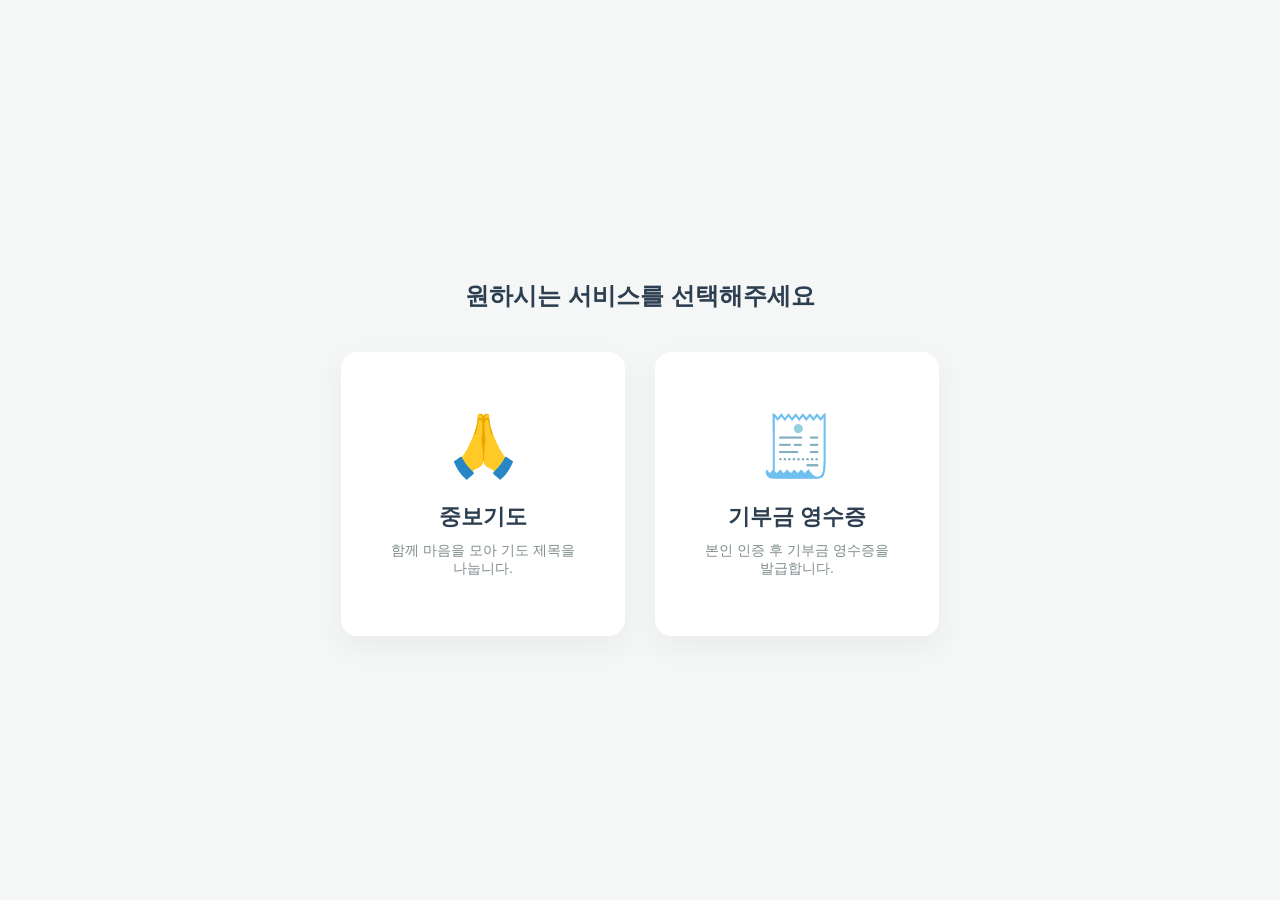
<file: src/main/resources/static/index.html>
<!DOCTYPE html>
<html lang="ko">
<head>
    <meta charset="UTF-8">
    <meta name="viewport" content="width=device-width, initial-scale=1.0">
    <title>서비스 선택</title>
    <style>
        body {
            font-family: 'Malgun Gothic', '맑은 고딕', sans-serif;
            background-color: #f4f7f6; /* 기존 화면들과 통일된 배경색 */
            margin: 0;
            display: flex;
            flex-direction: column;
            justify-content: center;
            align-items: center;
            height: 100vh; /* 화면 전체 높이 사용 */
        }

        .main-title {
            color: #2c3e50;
            margin-bottom: 40px;
            font-size: 24px;
            text-align: center;
        }

        .card-container {
            display: flex;
            gap: 30px; /* 박스 사이 간격 */
            flex-wrap: wrap;
            justify-content: center;
        }

        /* 큰 사각형 버튼 스타일 */
        .service-card {
            background-color: white;
            width: 280px;
            height: 280px;
            border-radius: 16px;
            box-shadow: 0 10px 30px rgba(0,0,0,0.05);
            display: flex;
            flex-direction: column;
            justify-content: center;
            align-items: center;
            text-decoration: none; /* 링크 밑줄 제거 */
            color: #333;
            transition: all 0.3s ease; /* 부드러운 애니메이션 효과 */
            border: 2px solid transparent;
        }

        /* 마우스 올렸을 때의 효과 */
        .service-card:hover {
            transform: translateY(-10px); /* 위로 살짝 떠오름 */
            box-shadow: 0 15px 40px rgba(0,0,0,0.1); /* 그림자 진해짐 */
            border-color: #3498db; /* 테두리 파란색 포인트 */
        }

        .icon {
            font-size: 60px; /* 아이콘 크기 */
            margin-bottom: 20px;
        }

        .title {
            font-size: 22px;
            font-weight: bold;
            color: #2c3e50;
            margin-bottom: 10px;
        }

        .desc {
            font-size: 14px;
            color: #7f8c8d;
            text-align: center;
            padding: 0 20px;
            word-break: keep-all;
        }

        /* 모바일 화면 대응 */
        @media (max-width: 650px) {
            .service-card {
                width: 100%;
                max-width: 320px;
                height: 200px;
            }
        }
    </style>
</head>
<body>

<h1 class="main-title">원하시는 서비스를 선택해주세요</h1>

<div class="card-container">
    <a href="/prayer-board" class="service-card">
        <div class="icon">🙏</div>
        <div class="title">중보기도</div>
        <div class="desc">함께 마음을 모아 기도 제목을 나눕니다.</div>
    </a>

    <a href="/CDRS.html" class="service-card">
        <div class="icon">🧾</div>
        <div class="title">기부금 영수증</div>
        <div class="desc">본인 인증 후 기부금 영수증을 발급합니다.</div>
    </a>
</div>

</body>
</html>
</file>
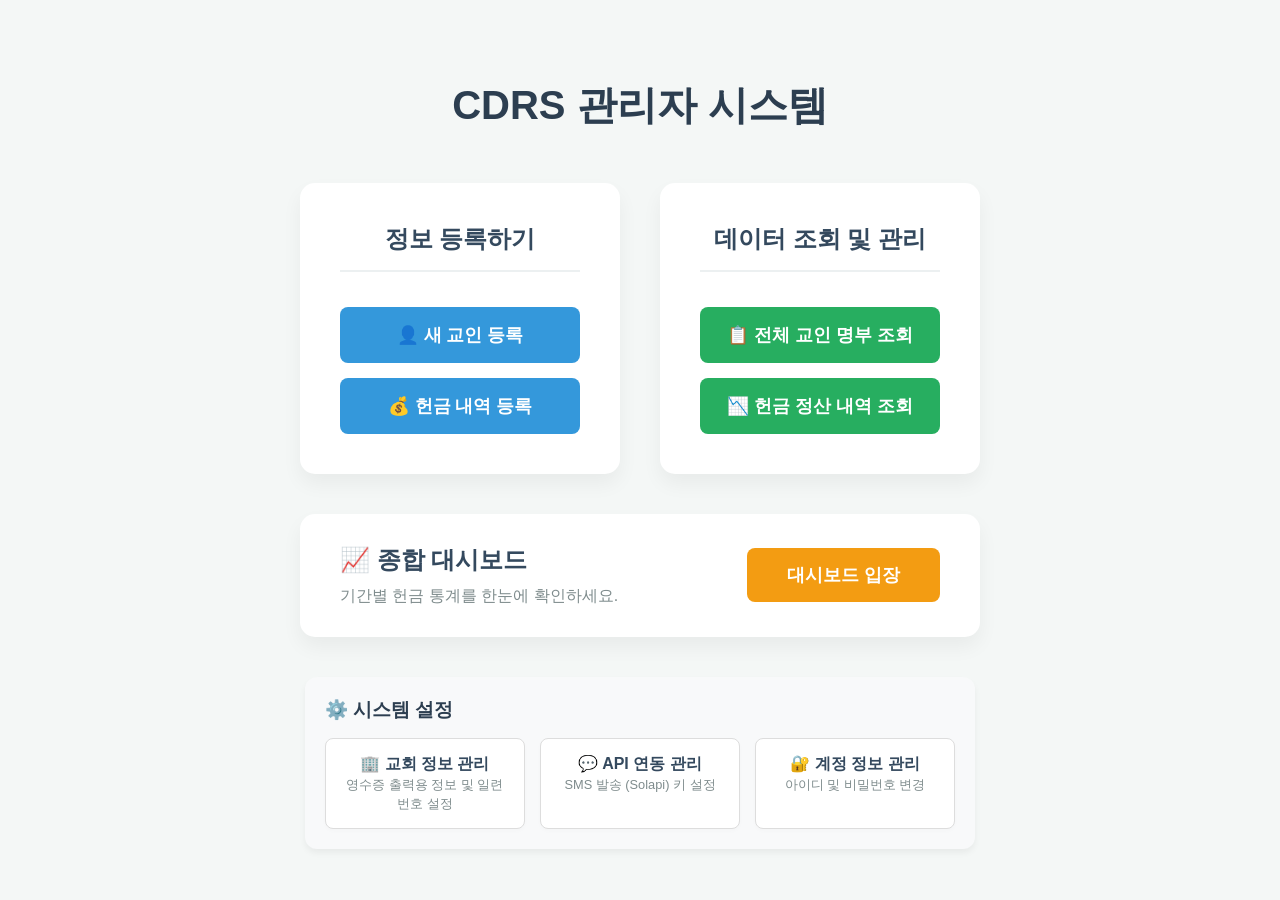
<file: src/main/resources/static/admin_main.html>
<!DOCTYPE html>
<html lang="ko">
<head>
    <meta charset="UTF-8">
    <meta name="viewport" content="width=device-width, initial-scale=1.0">
    <title>CDRS 관리자 메인화면</title>
    <style>
        body {
            font-family: 'Malgun Gothic', sans-serif;
            background-color: #f4f7f6;
            display: flex;
            flex-direction: column;
            align-items: center;
            justify-content: center;
            height: 100vh;
            margin: 0;
        }

        h1 {
            color: #2c3e50;
            margin-bottom: 50px;
            font-size: 2.5rem;
        }

        /* 전체 요소들을 묶어주는 래퍼 */
        .dashboard-wrapper {
            display: flex;
            flex-direction: column;
            align-items: center;
        }

        /* 윗부분: 두 개의 상자를 나란히 배치 */
        .top-container {
            display: flex;
            gap: 40px;
        }

        /* 기본 카드 (왼쪽/오른쪽) */
        .card {
            background: white;
            padding: 40px;
            border-radius: 15px;
            box-shadow: 0 10px 20px rgba(0,0,0,0.05);
            width: 320px;
            box-sizing: border-box;
            text-align: center;
            display: flex;
            flex-direction: column;
            gap: 15px;
        }

        .card h2 {
            margin-top: 0;
            margin-bottom: 20px;
            color: #34495e;
            border-bottom: 2px solid #ecf0f1;
            padding-bottom: 15px;
        }

        /* 아랫부분: 가로로 긴 대시보드 카드 */
        .card-full {
            background: white;
            padding: 30px 40px;
            border-radius: 15px;
            box-shadow: 0 10px 20px rgba(0,0,0,0.05);
            /* 위 카드 2개(320+320) + 여백(40) = 680px */
            width: 680px;
            box-sizing: border-box;
            margin-top: 40px;
            display: flex;
            justify-content: space-between;
            align-items: center;
        }

        .card-full-text h2 {
            margin: 0 0 10px 0;
            color: #34495e;
            border: none;
            padding: 0;
        }

        .card-full-text p {
            margin: 0;
            color: #7f8c8d;
        }

        /* 공통 버튼 스타일 */
        .btn {
            display: block;
            width: 100%;
            padding: 16px;
            color: white;
            text-decoration: none;
            border-radius: 8px;
            font-weight: bold;
            font-size: 1.1rem;
            box-sizing: border-box;
            transition: all 0.2s;
            text-align: center;
        }

        /* 버튼 색상 지정 */
        .btn-primary { background-color: #3498db; }
        .btn-primary:hover { background-color: #2980b9; transform: translateY(-2px); }

        .btn-success { background-color: #27ae60; }
        .btn-success:hover { background-color: #2ecc71; transform: translateY(-2px); }

        .btn-warning {
            background-color: #f39c12;
            width: auto; /* 이 버튼은 글자 길이에 맞춤 */
            padding: 15px 40px;
        }
        .btn-warning:hover { background-color: #e67e22; transform: translateY(-2px); }

    </style>
</head>
<body>

<h1>CDRS 관리자 시스템</h1>

<div class="dashboard-wrapper">

    <div class="top-container">
        <div class="card">
            <h2>정보 등록하기</h2>
            <a href="/admin_member.html" class="btn btn-primary">👤 새 교인 등록</a>
            <a href="/admin_donation.html" class="btn btn-primary">💰 헌금 내역 등록</a>
        </div>

        <div class="card">
            <h2>데이터 조회 및 관리</h2>
            <a href="/admin/members" class="btn btn-success">📋 전체 교인 명부 조회</a>
            <a href="/admin/donations" class="btn btn-success">📉 헌금 정산 내역 조회</a>
        </div>
    </div>

    <div class="card-full">
        <div class="card-full-text">
            <h2>📈 종합 대시보드</h2>
            <p>기간별 헌금 통계를 한눈에 확인하세요.</p>
        </div>
        <a href="/admin_dashboard.html" class="btn btn-warning">대시보드 입장</a>
    </div>

</div>
<div style="margin-top: 40px; padding: 20px; background-color: #f8f9fa; border-radius: 12px; box-shadow: 0 4px 6px rgba(0,0,0,0.05);">
    <h3 style="color: #2c3e50; margin-top: 0; margin-bottom: 15px;">⚙️ 시스템 설정</h3>

    <div style="display: flex; gap: 15px;">
        <!-- 교회 정보 설정 버튼 -->
        <a href="/admin/settings" style="flex: 1; text-align: center; background-color: white; border: 1px solid #ddd; padding: 15px; border-radius: 8px; text-decoration: none; color: #34495e; font-weight: bold; transition: all 0.2s; box-shadow: 0 2px 4px rgba(0,0,0,0.02);"
           onmouseover="this.style.borderColor='#3498db'; this.style.color='#3498db'"
           onmouseout="this.style.borderColor='#ddd'; this.style.color='#34495e'">
            🏢 교회 정보 관리<br>
            <span style="font-size: 0.8rem; color: #7f8c8d; font-weight: normal;">영수증 출력용 정보 및 일련번호 설정</span>
        </a>

        <!-- API 연동 설정 버튼 -->
        <a href="/admin/api-settings" style="flex: 1; text-align: center; background-color: white; border: 1px solid #ddd; padding: 15px; border-radius: 8px; text-decoration: none; color: #34495e; font-weight: bold; transition: all 0.2s; box-shadow: 0 2px 4px rgba(0,0,0,0.02);"
           onmouseover="this.style.borderColor='#8e44ad'; this.style.color='#8e44ad'"
           onmouseout="this.style.borderColor='#ddd'; this.style.color='#34495e'">
            💬 API 연동 관리<br>
            <span style="font-size: 0.8rem; color: #7f8c8d; font-weight: normal;">SMS 발송 (Solapi) 키 설정</span>
        </a>

        <a href="/admin/account" style="flex: 1; text-align: center; background-color: white; border: 1px solid #ddd; padding: 15px; border-radius: 8px; text-decoration: none; color: #34495e; font-weight: bold; transition: all 0.2s; box-shadow: 0 2px 4px rgba(0,0,0,0.02);"
           onmouseover="this.style.borderColor='#e74c3c'; this.style.color='#e74c3c'"
           onmouseout="this.style.borderColor='#ddd'; this.style.color='#34495e'">
            🔐 계정 정보 관리<br>
            <span style="font-size: 0.8rem; color: #7f8c8d; font-weight: normal;">아이디 및 비밀번호 변경</span>
        </a>
    </div>
</div>
</body>
</html>
</file>
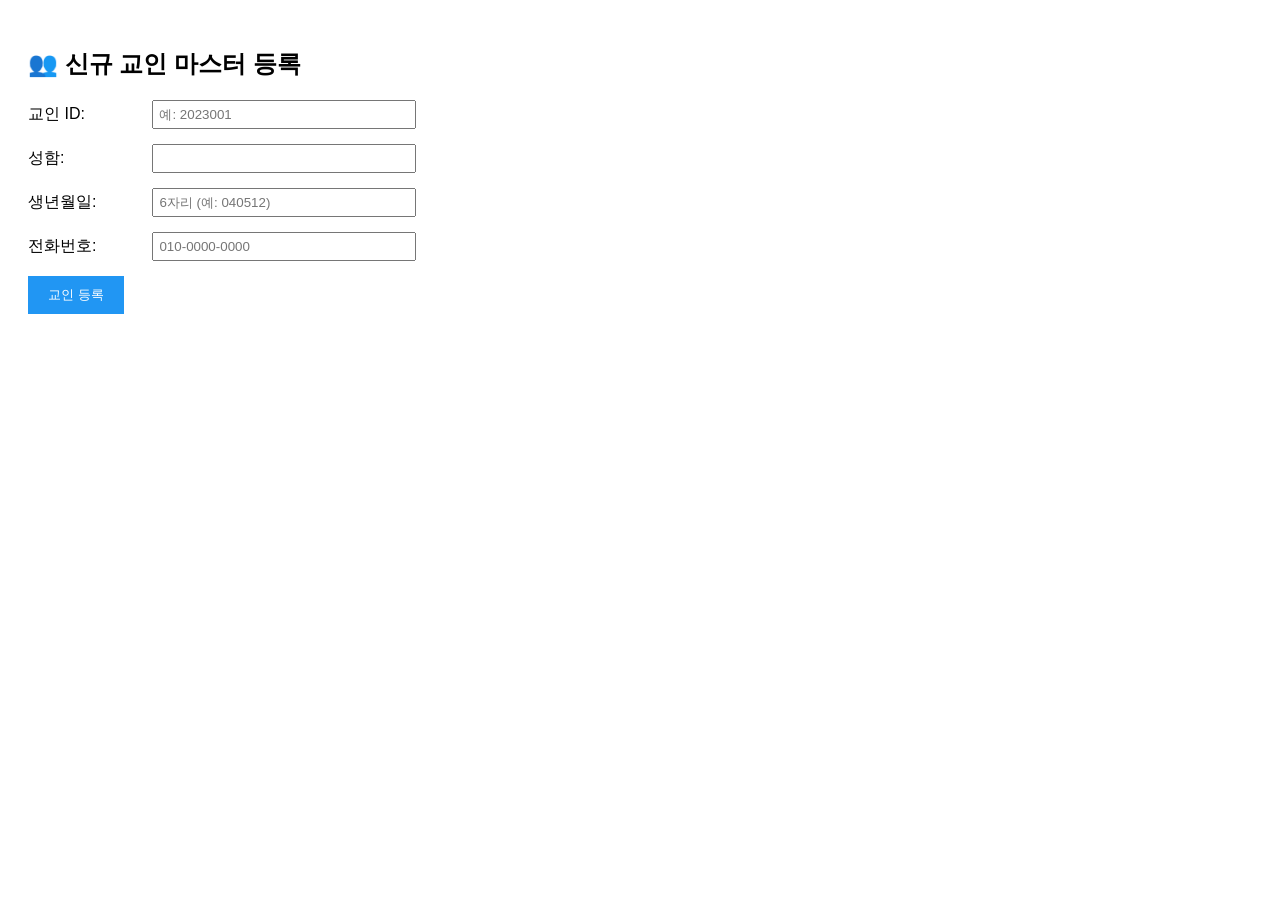
<file: src/main/resources/static/admin_member.html>
<!DOCTYPE html>
<html lang="ko">
<head>
    <meta charset="UTF-8">
    <title>CDRS - 교인 마스터 등록</title>
    <style>
        body { font-family: sans-serif; padding: 20px; }
        .form-group { margin-bottom: 15px; }
        label { display: inline-block; width: 120px; }
        input { padding: 5px; width: 250px; }
        button { padding: 10px 20px; background-color: #2196F3; color: white; border: none; cursor: pointer; }
    </style>
</head>
<body>
<h2>👥 신규 교인 마스터 등록</h2>
<div class="form-group">
    <label>교인 ID:</label>
    <input type="text" id="memberId" placeholder="예: 2023001">
</div>
<div class="form-group">
    <label>성함:</label>
    <input type="text" id="name">
</div>
<div class="form-group">
    <label>생년월일:</label>
    <input type="text" id="birthDate" placeholder="6자리 (예: 040512)">
</div>
<div class="form-group">
    <label>전화번호:</label>
    <input type="text" id="phone" placeholder="010-0000-0000">
</div>
<button onclick="saveMember()">교인 등록</button>

<script>
    async function saveMember() {
        // 1. 입력값 가져오기 (trim()을 써서 띄어쓰기만 입력한 것도 걸러냅니다)
        const memberId = document.getElementById('memberId').value.trim();
        const name = document.getElementById('name').value.trim();
        const birthDate = document.getElementById('birthDate').value.trim();
        const rawPhone = document.getElementById('phone').value.trim();

        // 🚨 [예외 처리] 프론트엔드 빈 값 체크
        if (!memberId || !name || !birthDate || !rawPhone) {
            alert('⚠️ 모든 항목을 빈칸 없이 기입해 주세요.');
            return; // 여기서 함수를 종료하여 서버로 넘어가지 않게 막음!
        }

        const cleanPhone = rawPhone.replace(/-/g, '');

        const data = {
            memberId: memberId,
            name: name,
            birthDate: birthDate,
            phone: cleanPhone
        };

        const response = await fetch('/api/member', {
            method: 'POST',
            headers: { 'Content-Type': 'application/json' },
            body: JSON.stringify(data)
        });

        if (response.ok) {
            alert('교인 정보가 등록되었습니다.');
            location.reload();
        } else {
            // 서버에서 에러(400 Bad Request 등)가 넘어왔을 때의 처리
            const errorMsg = await response.text();
            alert('등록 실패: ' + errorMsg);
        }
    }
</script>
</body>
</html>
</file>
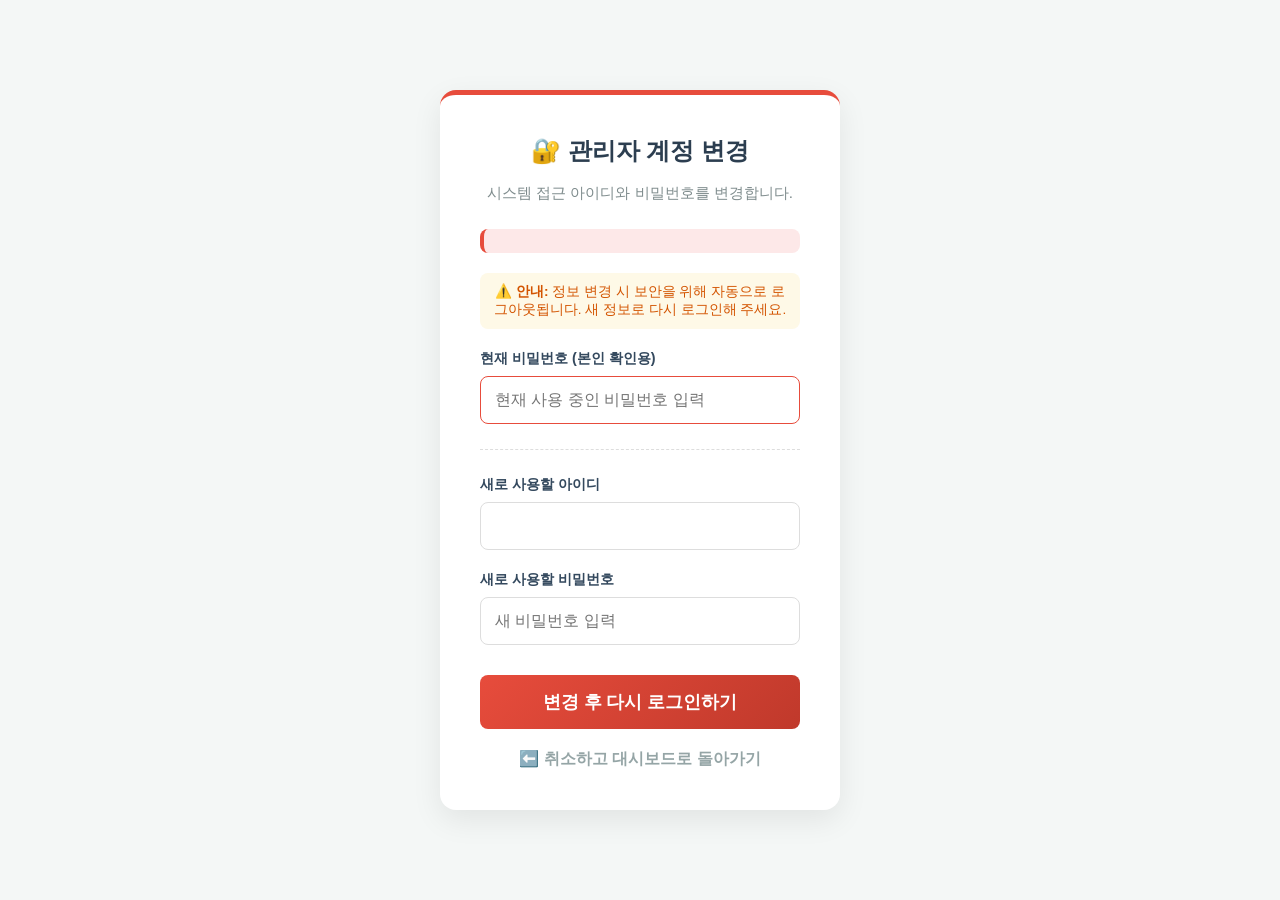
<file: src/main/resources/templates/admin_account.html>
<!DOCTYPE html>
<html lang="ko" xmlns:th="http://www.thymeleaf.org">
<head>
    <meta charset="UTF-8">
    <meta name="viewport" content="width=device-width, initial-scale=1.0">
    <title>관리자 계정 설정</title>
    <style>
        body { font-family: 'Malgun Gothic', sans-serif; background-color: #f4f7f6; display: flex; justify-content: center; align-items: center; height: 100vh; margin: 0; }
        .settings-container { background-color: white; padding: 40px; border-radius: 16px; box-shadow: 0 10px 30px rgba(0,0,0,0.08); width: 100%; max-width: 400px; box-sizing: border-box; border-top: 5px solid #e74c3c; }
        h2 { color: #2c3e50; margin-top: 0; margin-bottom: 8px; text-align: center; }
        p.subtitle { color: #7f8c8d; font-size: 0.95rem; text-align: center; margin-bottom: 25px; }

        /* 에러 메시지 팝업 */
        .error-msg { background-color: #fde8e8; color: #e74c3c; padding: 12px; border-radius: 8px; margin-bottom: 20px; font-size: 0.9rem; font-weight: bold; border-left: 4px solid #e74c3c; text-align: center; }
        .warning-msg { background-color: #fef9e7; color: #d35400; padding: 10px; border-radius: 8px; margin-bottom: 20px; font-size: 0.85rem; text-align: center; }

        .input-group { margin-bottom: 20px; }
        .input-group label { display: block; margin-bottom: 8px; font-weight: bold; color: #34495e; font-size: 0.9rem; }
        .input-group input { width: 100%; padding: 14px; border: 1px solid #ddd; border-radius: 8px; box-sizing: border-box; font-size: 1rem; }
        .input-group input:focus { border-color: #e74c3c; outline: none; }

        .btn-save { background: linear-gradient(135deg, #e74c3c 0%, #c0392b 100%); color: white; border: none; padding: 15px; width: 100%; border-radius: 8px; font-size: 1.1rem; font-weight: bold; cursor: pointer; margin-top: 10px; }
        .btn-save:hover { opacity: 0.95; }
        .back-link { display: block; text-align: center; margin-top: 20px; color: #95a5a6; text-decoration: none; font-weight: bold; }
        .back-link:hover { color: #34495e; text-decoration: underline; }
    </style>
</head>
<body>

<div class="settings-container">
    <h2>🔐 관리자 계정 변경</h2>
    <p class="subtitle">시스템 접근 아이디와 비밀번호를 변경합니다.</p>

    <div th:if="${error}" class="error-msg" th:text="${error}"></div>

    <div class="warning-msg">
        ⚠️ <b>안내:</b> 정보 변경 시 보안을 위해 자동으로 로그아웃됩니다. 새 정보로 다시 로그인해 주세요.
    </div>

    <form action="/admin/account" method="post">

        <div class="input-group">
            <label for="currentPassword">현재 비밀번호 (본인 확인용)</label>
            <input type="password" id="currentPassword" name="currentPassword" placeholder="현재 사용 중인 비밀번호 입력" required autofocus>
        </div>
        <hr style="border: 0; border-top: 1px dashed #ddd; margin: 25px 0;">

        <div class="input-group">
            <label for="newUsername">새로 사용할 아이디</label>
            <input type="text" id="newUsername" name="newUsername" th:value="${admin.username}" required>
        </div>

        <div class="input-group">
            <label for="newPassword">새로 사용할 비밀번호</label>
            <input type="password" id="newPassword" name="newPassword" placeholder="새 비밀번호 입력" required>
        </div>

        <button type="submit" class="btn-save">변경 후 다시 로그인하기</button>
    </form>

    <a href="/admin_main.html" class="back-link">⬅️ 취소하고 대시보드로 돌아가기</a>
</div>

</body>
</html>
</file>
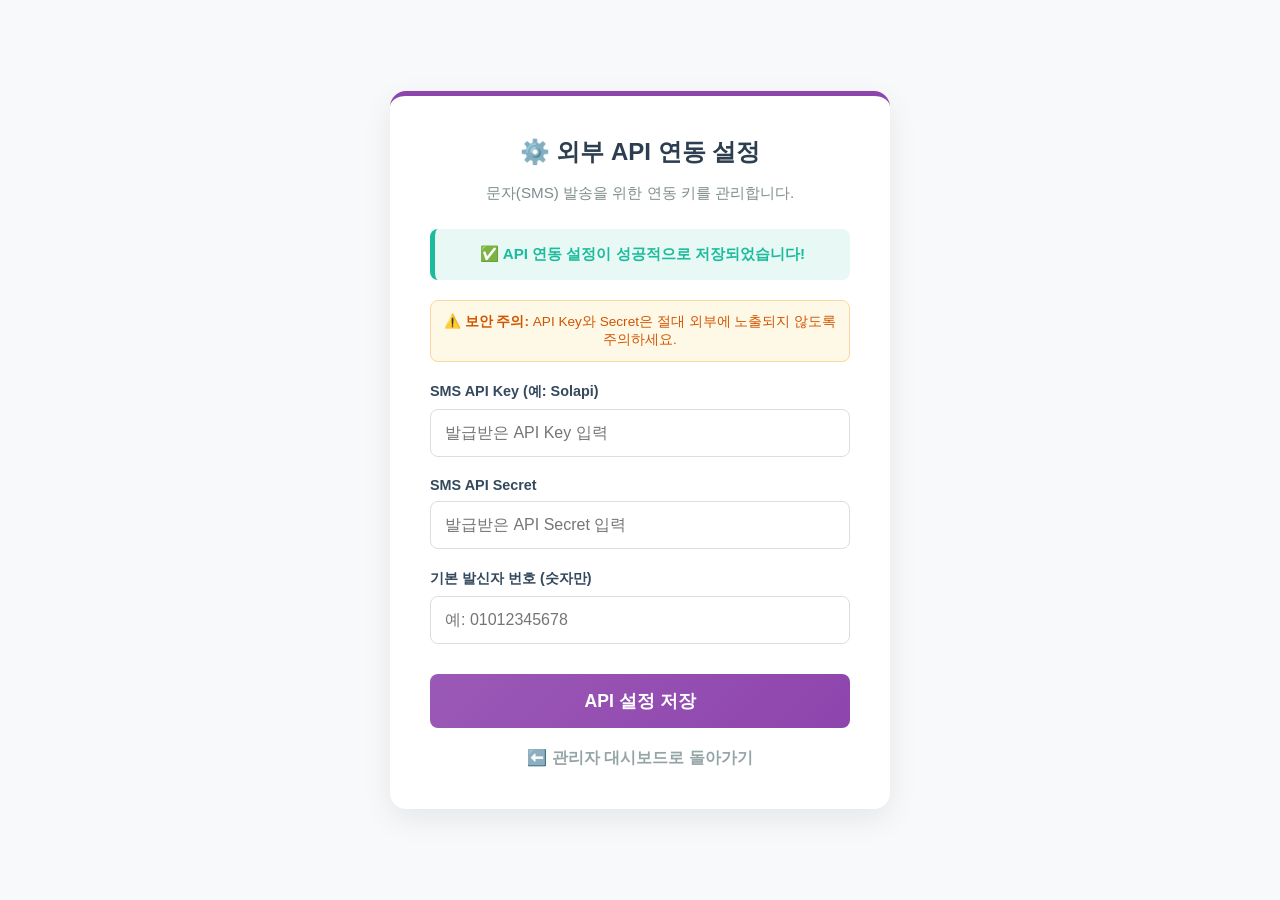
<file: src/main/resources/templates/admin_api_settings.html>
<!DOCTYPE html>
<html lang="ko" xmlns:th="http://www.thymeleaf.org">
<head>
    <meta charset="UTF-8">
    <meta name="viewport" content="width=device-width, initial-scale=1.0">
    <title>API 연동 설정</title>
    <style>
        body {
            font-family: 'Malgun Gothic', 'Apple SD Gothic Neo', sans-serif;
            background-color: #f8f9fa;
            display: flex;
            justify-content: center;
            align-items: center;
            height: 100vh;
            margin: 0;
        }
        .settings-container {
            background-color: white;
            padding: 40px;
            border-radius: 16px;
            box-shadow: 0 10px 30px rgba(0,0,0,0.08);
            width: 100%;
            max-width: 500px;
            box-sizing: border-box;
            border-top: 5px solid #8e44ad; /* API 설정창은 보라색 포인트! */
        }
        h2 { color: #2c3e50; margin-top: 0; margin-bottom: 8px; text-align: center; }
        p.subtitle { color: #7f8c8d; font-size: 0.95rem; text-align: center; margin-bottom: 25px; }

        .success-msg {
            background-color: #e8f8f5; color: #1abc9c; padding: 15px; border-radius: 8px;
            margin-bottom: 20px; font-size: 0.95rem; font-weight: bold;
            border-left: 5px solid #1abc9c; text-align: center;
        }
        .warning-msg {
            background-color: #fef9e7; color: #d35400; padding: 12px; border-radius: 8px;
            margin-bottom: 20px; font-size: 0.85rem; text-align: center; border: 1px solid #fad7a1;
        }

        .input-group { margin-bottom: 20px; }
        .input-group label { display: block; margin-bottom: 8px; font-weight: bold; color: #34495e; font-size: 0.9rem; }
        .input-group input {
            width: 100%; padding: 14px; border: 1px solid #ddd; border-radius: 8px;
            box-sizing: border-box; font-size: 1rem; transition: border-color 0.2s;
        }
        .input-group input:focus { border-color: #8e44ad; outline: none; }

        .btn-save {
            background: linear-gradient(135deg, #9b59b6 0%, #8e44ad 100%); color: white;
            border: none; padding: 15px; width: 100%; border-radius: 8px;
            font-size: 1.1rem; font-weight: bold; cursor: pointer; margin-top: 10px;
        }
        .btn-save:hover { opacity: 0.95; }

        .back-link { display: block; text-align: center; margin-top: 20px; color: #95a5a6; text-decoration: none; font-weight: bold; }
        .back-link:hover { color: #34495e; text-decoration: underline; }
    </style>
</head>
<body>

<div class="settings-container">
    <h2>⚙️ 외부 API 연동 설정</h2>
    <p class="subtitle">문자(SMS) 발송을 위한 연동 키를 관리합니다.</p>

    <div th:if="${param.success}" class="success-msg">
        ✅ API 연동 설정이 성공적으로 저장되었습니다!
    </div>

    <div class="warning-msg">
        ⚠️ <b>보안 주의:</b> API Key와 Secret은 절대 외부에 노출되지 않도록 주의하세요.
    </div>

    <form action="/admin/api-settings" method="post">
        <div class="input-group">
            <label for="smsApiKey">SMS API Key (예: Solapi)</label>
            <input type="text" id="smsApiKey" name="smsApiKey" th:value="${apiSettings.smsApiKey}" placeholder="발급받은 API Key 입력">
        </div>

        <div class="input-group">
            <label for="smsApiSecret">SMS API Secret</label>
            <input type="password" id="smsApiSecret" name="smsApiSecret" th:value="${apiSettings.smsApiSecret}" placeholder="발급받은 API Secret 입력">
        </div>

        <div class="input-group">
            <label for="senderNumber">기본 발신자 번호 (숫자만)</label>
            <input type="text" id="senderNumber" name="senderNumber" th:value="${apiSettings.senderNumber}" placeholder="예: 01012345678">
        </div>

        <button type="submit" class="btn-save">API 설정 저장</button>
    </form>

    <a href="/admin_main.html" class="back-link">⬅️ 관리자 대시보드로 돌아가기</a>
</div>

</body>
</html>
</file>
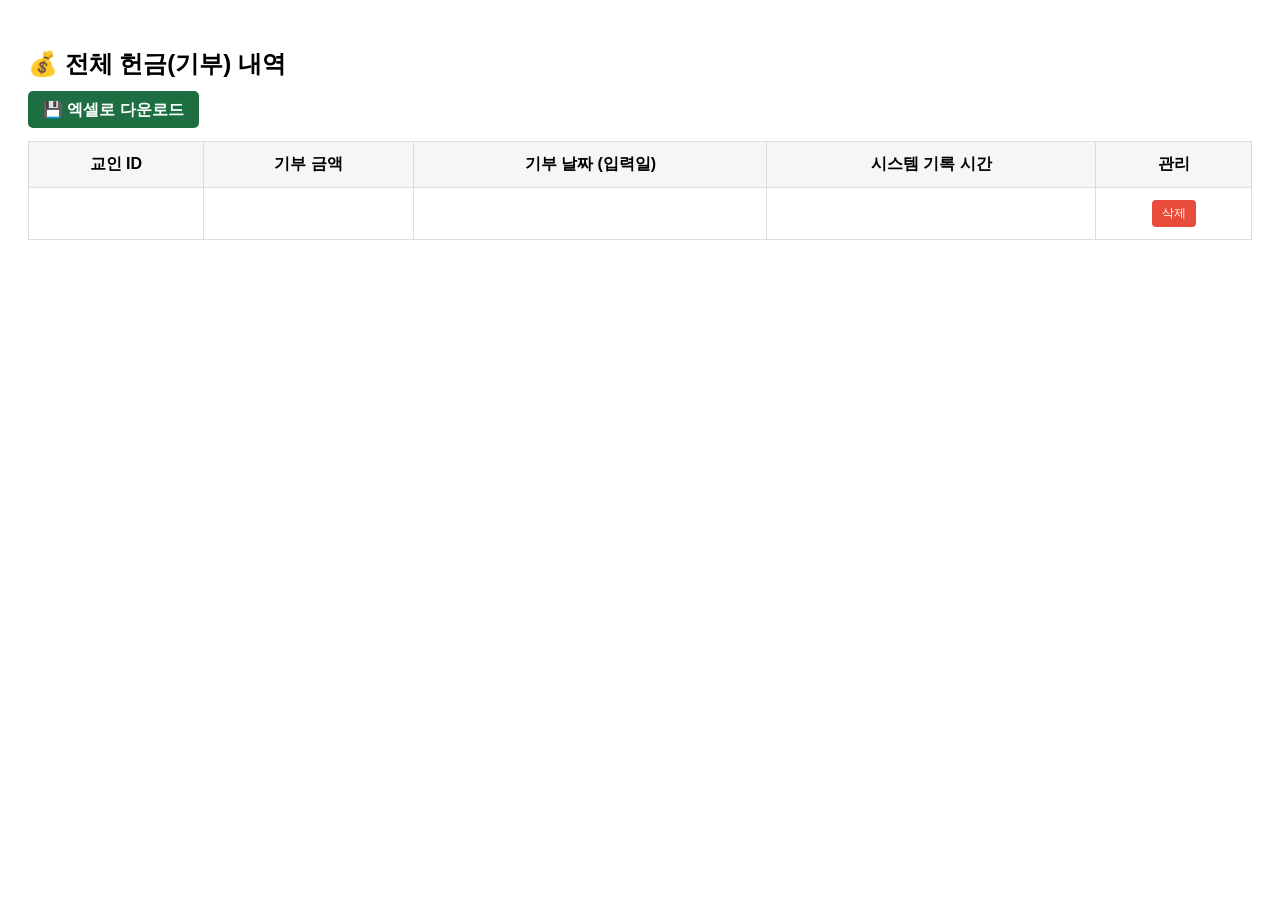
<file: src/main/resources/templates/admin_donations_show.html>
<!DOCTYPE html>
<html xmlns:th="http://www.thymeleaf.org" lang="">
<head>
    <meta charset="UTF-8">
    <title>헌금 내역 관리</title>
    <style>
        body { font-family: 'Malgun Gothic', sans-serif; padding: 20px; }
        table { width: 100%; border-collapse: collapse; margin-top: 20px; text-align: center; }
        th, td { border: 1px solid #ddd; padding: 12px; }
        th { background-color: #f4f6f8; font-weight: bold; }
        .btn-excel {
            background-color: #1D6F42;
            color: white; padding: 10px 15px;
            text-decoration: none; border-radius: 5px; font-weight: bold;
        }
        .btn-excel:hover { background-color: #144c2d; }

        /* 금액 부분은 보기 편하게 오른쪽 정렬 */
        .amount-col { text-align: right; padding-right: 20px; font-weight: bold; color: #d93025; }
    </style>
</head>
<body>
<h2>💰 전체 헌금(기부) 내역</h2>

<a href="/admin/donations/excel" class="btn-excel">💾 엑셀로 다운로드</a>

<table>
    <thead>
    <tr>
        <th>교인 ID</th>
        <th>기부 금액</th>
        <th>기부 날짜 (입력일)</th>
        <th>시스템 기록 시간</th>
        <th>관리</th> </tr>
    </thead>

    <tbody>
    <tr th:each="donation : ${donations}">
        <td th:text="${donation.memberId}"></td>

        <td class="amount-col" th:text="${#numbers.formatInteger(donation.amount, 0, 'COMMA')} + ' 원'"></td>

        <td th:text="${donation.donationDate}"></td>

        <td th:text="${donation.createdAt != null ? #temporals.format(donation.createdAt, 'yyyy-MM-dd HH:mm') : ''}"></td>
        <td>
            <form th:action="@{/admin/donations/delete/{id}(id=${donation.id})}" method="post" style="display:inline;">
                <button type="submit"
                        onclick="return confirm('⚠️ 정말 이 기부금 내역을 삭제하시겠습니까? (복구 불가)');"
                        style="background-color: #e74c3c; color: white; border: none; padding: 5px 10px; border-radius: 4px; cursor: pointer; font-size: 12px;">
                    삭제
                </button>
            </form>
        </td>
    </tr>
    </tbody>

</table>
</body>
</html>
</file>
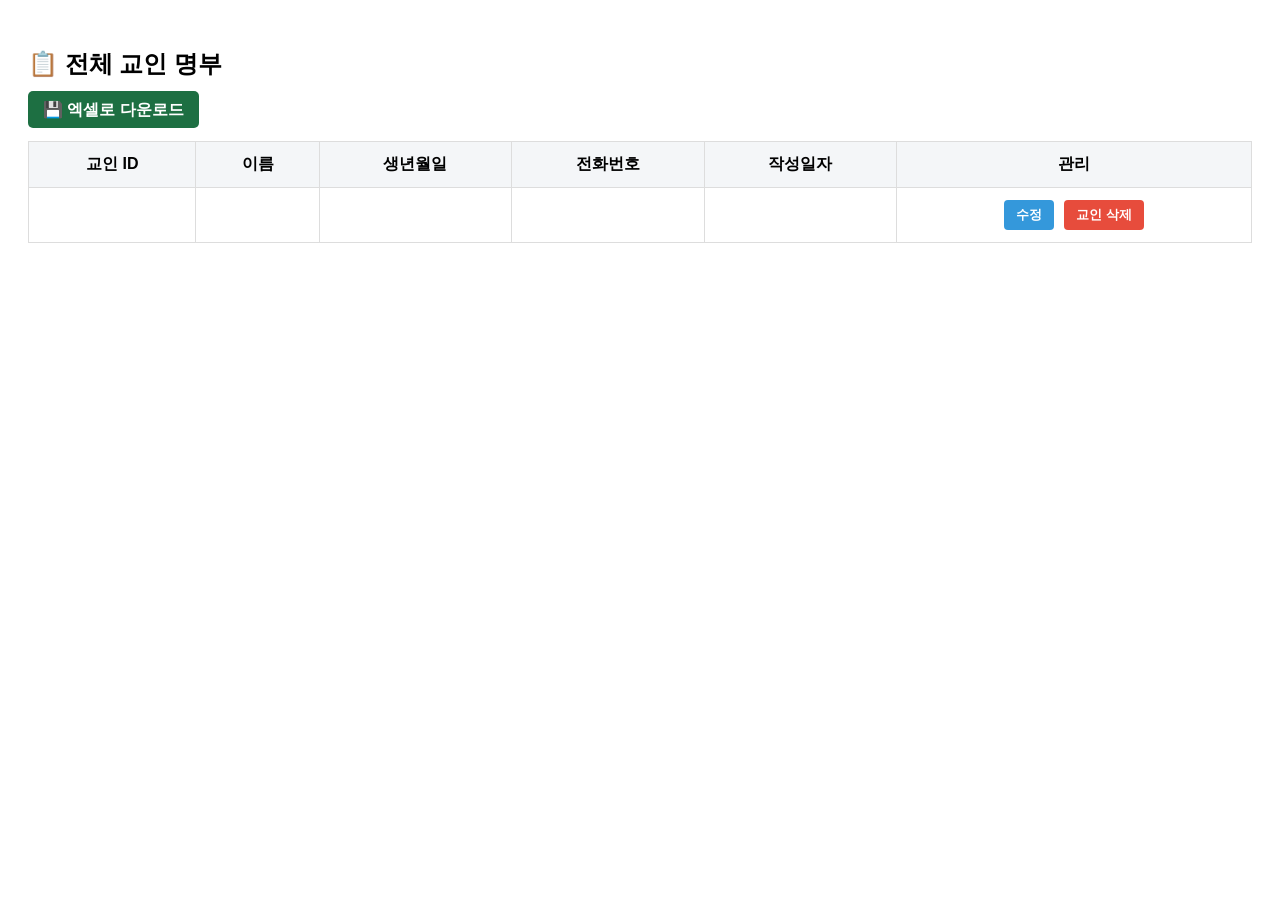
<file: src/main/resources/templates/admin_members_show.html>
<!DOCTYPE html>
<html xmlns:th="http://www.thymeleaf.org" lang="">
<head>
    <meta charset="UTF-8">
    <title>교인 명부 관리</title>
    <style>
        body { font-family: 'Malgun Gothic', sans-serif; padding: 20px; }
        table { width: 100%; border-collapse: collapse; margin-top: 20px; text-align: center; }
        th, td { border: 1px solid #ddd; padding: 12px; }
        th { background-color: #f4f6f8; font-weight: bold; }
        .btn-excel {
            background-color: #1D6F42; /* 엑셀의 상징 초록색! */
            color: white; padding: 10px 15px;
            text-decoration: none; border-radius: 5px; font-weight: bold;
        }
        .btn-excel:hover { background-color: #144c2d; }
    </style>
</head>
<body>
<h2>📋 전체 교인 명부</h2>

<a href="/admin/members/excel" class="btn-excel">💾 엑셀로 다운로드</a>

<table>
    <thead>
    <tr>
        <th>교인 ID</th>
        <th>이름</th>
        <th>생년월일</th>
        <th>전화번호</th>
        <th>작성일자</th>
        <th>관리</th>
    </tr>
    </thead>
    <tbody>
    <tr th:each="member : ${members}">
        <td th:text="${member.memberId}"></td>
        <td th:text="${member.name}"></td>
        <td th:text="${member.birthDate}"></td>
        <td th:text="${member.phone}"></td>
        <td th:text="${#temporals.format(member.createdAt, 'yyyy-MM-dd HH:mm')}"></td>
        <td>
            <button th:data-id="${member.memberId}"
                    th:data-name="${member.name}"
                    th:data-birth="${member.birthDate}"
                    th:data-phone="${member.phone}"
                    onclick="openEditModal(this.getAttribute('data-id'), this.getAttribute('data-name'), this.getAttribute('data-birth'), this.getAttribute('data-phone'))"
                    style="background-color: #3498db; color: white; border: none; padding: 6px 12px; border-radius: 4px; cursor: pointer; font-weight: bold; margin-right: 5px;">
                수정
            </button>
            <form th:action="@{/admin/members/delete/{id}(id=${member.memberId})}" method="post" style="display:inline;">
                <button type="submit"
                        onclick="return confirm('🚨 경고: 이 교인을 삭제하면 관련된 [모든 헌금 내역]도 함께 영구 삭제됩니다. 정말 지우시겠습니까?');"
                        style="background-color: #e74c3c; color: white; border: none; padding: 6px 12px; border-radius: 4px; cursor: pointer; font-weight: bold;">
                    교인 삭제
                </button>
            </form>
        </td>
    </tr>
    </tbody>
</table>
<div id="editModal" style="display: none; position: fixed; top: 0; left: 0; width: 100%; height: 100%; background: rgba(0,0,0,0.5); justify-content: center; align-items: center; z-index: 1000;">
    <div style="background: white; padding: 30px; border-radius: 12px; width: 300px;">
        <h3 style="margin-top: 0;">교인 정보 수정</h3>

        <input type="hidden" id="editMemberId">

        <div style="margin-bottom: 15px;">
            <label>이름</label><br>
            <input type="text" id="editName" style="width: 90%; padding: 8px;">
        </div>
        <div style="margin-bottom: 15px;">
            <label>생년월일 (YYYY-MM-DD)</label><br>
            <input type="text" id="editBirth" style="width: 90%; padding: 8px;">
        </div>
        <div style="margin-bottom: 20px;">
            <label>전화번호</label><br>
            <input type="text" id="editPhone" style="width: 90%; padding: 8px;">
        </div>

        <div style="display: flex; gap: 10px; justify-content: flex-end;">
            <button onclick="closeEditModal()" style="padding: 8px 15px; border: none; background: #95a5a6; color: white; border-radius: 4px; cursor: pointer;">취소</button>
            <button onclick="submitEdit()" style="padding: 8px 15px; border: none; background: #3498db; color: white; border-radius: 4px; cursor: pointer;">저장</button>
        </div>
    </div>
</div>

<script>
    // 1. 모달 열기 (기존 목록의 '수정' 버튼에서 이 함수를 호출하게 만드세요!)
    // 사용 예시: <button onclick="openEditModal('M9999', '홍길동', '1990-01-01', '01012345678')">수정</button>
    function openEditModal(id, name, birth, phone) {
        document.getElementById('editMemberId').value = id;
        document.getElementById('editName').value = name;
        document.getElementById('editBirth').value = birth;
        document.getElementById('editPhone').value = phone;

        document.getElementById('editModal').style.display = 'flex';
    }

    // 2. 모달 닫기
    function closeEditModal() {
        document.getElementById('editModal').style.display = 'none';
    }

    // 3. 수정한 데이터 백엔드로 전송 (PUT 요청)
    async function submitEdit() {
        const id = document.getElementById('editMemberId').value;
        const name = document.getElementById('editName').value;
        const birth = document.getElementById('editBirth').value;
        const phone = document.getElementById('editPhone').value;

        if (!name || !birth || !phone) {
            alert("모든 정보를 입력해주세요.");
            return;
        }

        try {
            const response = await fetch(`/api/admin/members/${id}`, {
                method: 'PUT',
                headers: { 'Content-Type': 'application/json' },
                body: JSON.stringify({
                    name: name,
                    birthDate: birth,
                    phone: phone
                })
            });

            if (response.ok) {
                alert("교인 정보가 성공적으로 수정되었습니다.");
                closeEditModal();
                // 💡 수정 완료 후, 화면을 새로고침하여 변경된 리스트를 보여줍니다.
                window.location.reload();
            } else {
                const errorMsg = await response.text();
                alert("수정 실패: " + errorMsg);
            }
        } catch (error) {
            console.error(error);
            alert("서버 통신 중 에러가 발생했습니다.");
        }
    }
</script>
</body>
</html>
</file>
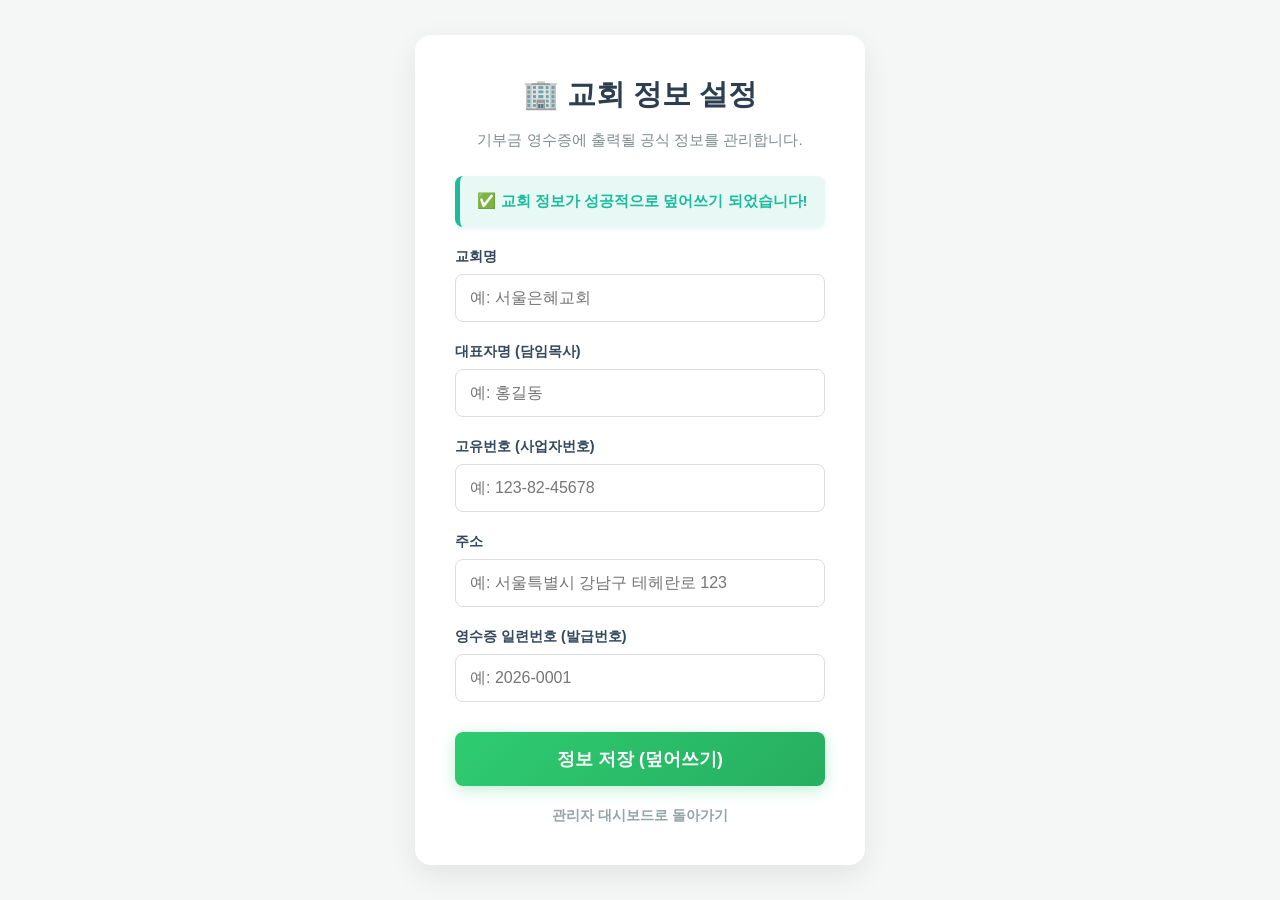
<file: src/main/resources/templates/admin_setting.html>
<!DOCTYPE html>
<html lang="ko" xmlns:th="http://www.thymeleaf.org">
<head>
    <meta charset="UTF-8">
    <meta name="viewport" content="width=device-width, initial-scale=1.0">
    <title>교회 정보 설정</title>
    <style>
        /* 외부 CSS 차단 대비용 내장 스타일 (절대 안 깨짐!) */
        body {
            font-family: 'Malgun Gothic', 'Apple SD Gothic Neo', sans-serif;
            background-color: #f4f7f6; /* 눈이 편안한 관리자 페이지용 배경색 */
            display: flex;
            justify-content: center;
            align-items: center;
            height: 100vh;
            margin: 0;
        }
        .settings-container {
            background-color: white;
            padding: 40px;
            border-radius: 16px;
            box-shadow: 0 10px 30px rgba(0,0,0,0.08);
            width: 100%;
            max-width: 450px;
            box-sizing: border-box;
        }
        h2 {
            color: #2c3e50;
            margin-top: 0;
            margin-bottom: 8px;
            text-align: center;
            font-size: 1.8rem;
        }
        p.subtitle {
            color: #7f8c8d;
            font-size: 0.95rem;
            text-align: center;
            margin-bottom: 25px;
        }
        .success-msg {
            background-color: #e8f8f5;
            color: #1abc9c;
            padding: 15px;
            border-radius: 8px;
            margin-bottom: 20px;
            font-size: 0.95rem;
            font-weight: bold;
            border-left: 5px solid #1abc9c;
            text-align: center;
            box-shadow: 0 2px 5px rgba(26, 188, 156, 0.1);
        }
        .input-group {
            margin-bottom: 20px;
        }
        .input-group label {
            display: block;
            margin-bottom: 8px;
            font-weight: bold;
            color: #34495e;
            font-size: 0.9rem;
        }
        .input-group input {
            width: 100%;
            padding: 14px;
            border: 1px solid #ddd;
            border-radius: 8px;
            box-sizing: border-box;
            font-size: 1rem;
            transition: border-color 0.2s, box-shadow 0.2s;
        }
        .input-group input:focus {
            border-color: #3498db;
            box-shadow: 0 0 5px rgba(52, 152, 219, 0.3);
            outline: none;
        }
        .btn-save {
            background: linear-gradient(135deg, #2ecc71 0%, #27ae60 100%);
            color: white;
            border: none;
            padding: 15px;
            width: 100%;
            border-radius: 8px;
            font-size: 1.1rem;
            font-weight: bold;
            cursor: pointer;
            transition: transform 0.1s, box-shadow 0.2s;
            margin-top: 10px;
            box-shadow: 0 4px 15px rgba(46, 204, 113, 0.3);
        }
        .btn-save:hover {
            opacity: 0.95;
            box-shadow: 0 6px 20px rgba(46, 204, 113, 0.4);
        }
        .btn-save:active {
            transform: translateY(2px);
        }
        .back-link {
            display: block;
            text-align: center;
            margin-top: 20px;
            color: #95a5a6;
            text-decoration: none;
            font-size: 0.9rem;
            font-weight: bold;
            transition: color 0.2s;
        }
        .back-link:hover {
            color: #34495e;
            text-decoration: underline;
        }
    </style>
</head>
<body>

<div class="settings-container">
    <h2>🏢 교회 정보 설정</h2>
    <p class="subtitle">기부금 영수증에 출력될 공식 정보를 관리합니다.</p>

    <div th:if="${param.success}" class="success-msg">
        ✅ 교회 정보가 성공적으로 덮어쓰기 되었습니다!
    </div>

    <form action="/admin/settings" method="post">
        <div class="input-group">
            <label for="name">교회명</label>
            <input type="text" id="name" name="name" th:value="${churchInfo.name}" placeholder="예: 서울은혜교회" required>
        </div>

        <div class="input-group">
            <label for="repName">대표자명 (담임목사)</label>
            <input type="text" id="repName" name="repName" th:value="${churchInfo.repName}" placeholder="예: 홍길동" required>
        </div>

        <div class="input-group">
            <label for="businessNo">고유번호 (사업자번호)</label>
            <input type="text" id="businessNo" name="businessNo" th:value="${churchInfo.businessNo}" placeholder="예: 123-82-45678" required>
        </div>

        <div class="input-group">
            <label for="address">주소</label>
            <input type="text" id="address" name="address" th:value="${churchInfo.address}" placeholder="예: 서울특별시 강남구 테헤란로 123" required>
        </div>

        <div class="input-group">
            <label for="serialNumber">영수증 일련번호 (발급번호)</label>
            <input type="text" id="serialNumber" name="serialNumber" th:value="${churchInfo.serialNumber}" placeholder="예: 2026-0001" required>
        </div>

        <button type="submit" class="btn-save">정보 저장 (덮어쓰기)</button>
    </form>

    <a href="/admin_main.html" class="back-link"> 관리자 대시보드로 돌아가기</a>
</div>

</body>
</html>
</file>
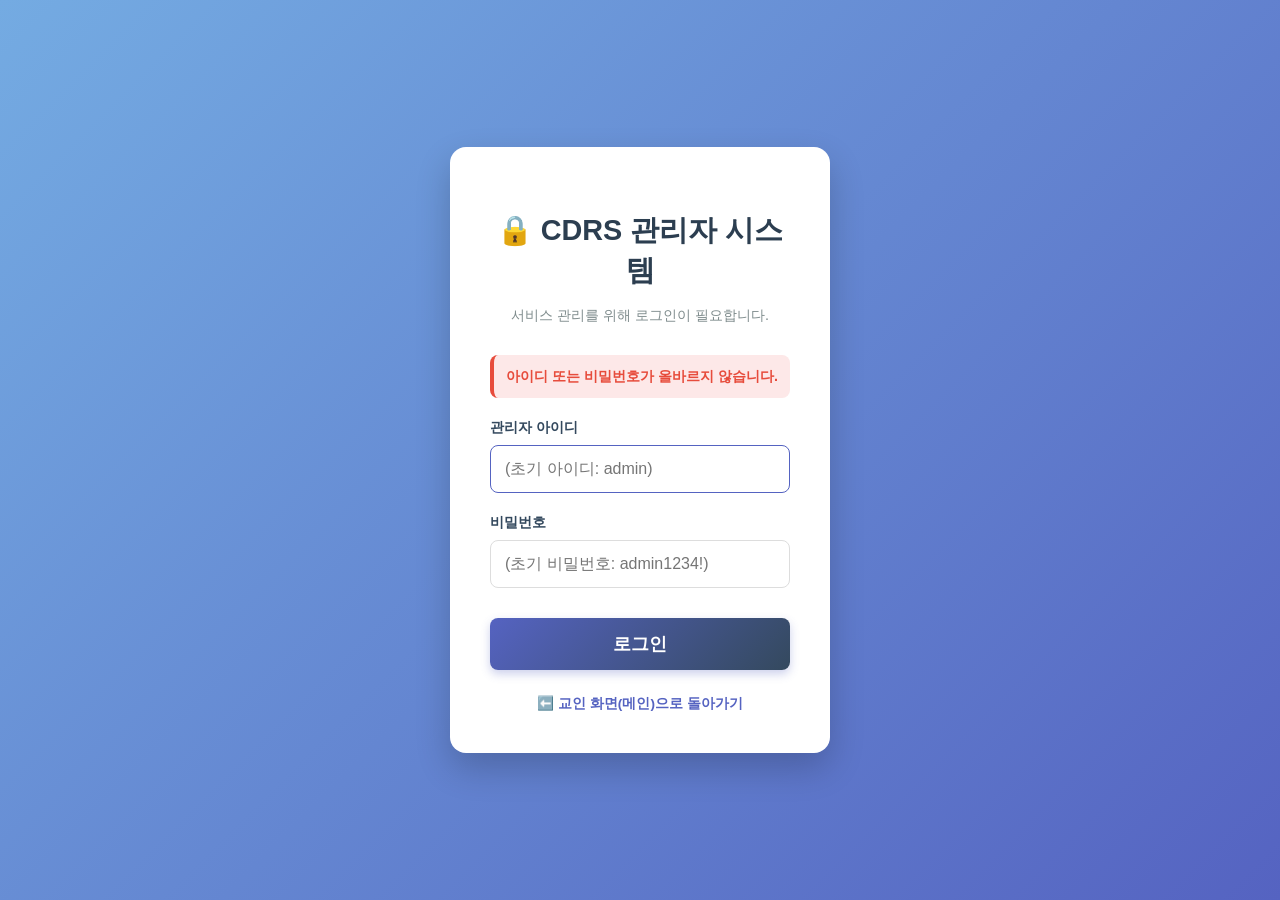
<file: src/main/resources/templates/login.html>
<!DOCTYPE html>
<html lang="ko" xmlns:th="http://www.thymeleaf.org">
<head>
    <meta charset="UTF-8">
    <meta name="viewport" content="width=device-width, initial-scale=1.0">
    <title>CDRS 관리자 로그인</title>
    <style>
        /* 외부 CSS 파일을 안 거치고 직접 고정해서 절대 깨지지 않는 무적의 스타일 */
        body {
            font-family: 'Malgun Gothic', 'Apple SD Gothic Neo', sans-serif;
            background: linear-gradient(135deg, #74abe2 0%, #5563c1 100%);
            display: flex;
            justify-content: center;
            align-items: center;
            height: 100vh;
            margin: 0;
        }
        .login-container {
            background-color: white;
            padding: 40px;
            border-radius: 16px;
            box-shadow: 0 15px 35px rgba(0,0,0,0.2);
            width: 100%;
            max-width: 380px;
            text-align: center;
            box-sizing: border-box;
        }
        h2 {
            color: #2c3e50;
            margin-bottom: 8px;
            font-size: 1.8rem;
        }
        p.subtitle {
            color: #7f8c8d;
            font-size: 0.9rem;
            margin-bottom: 30px;
        }
        .input-group {
            margin-bottom: 20px;
            text-align: left;
        }
        .input-group label {
            display: block;
            margin-bottom: 8px;
            font-weight: bold;
            color: #34495e;
            font-size: 0.9rem;
        }
        .input-group input {
            width: 100%;
            padding: 14px;
            border: 1px solid #ddd;
            border-radius: 8px;
            box-sizing: border-box;
            font-size: 1rem;
            transition: border-color 0.2s;
        }
        .input-group input:focus {
            border-color: #5563c1;
            outline: none;
        }
        .btn-login {
            background: linear-gradient(135deg, #5563c1 0%, #34495e 100%);
            color: white;
            border: none;
            padding: 14px;
            width: 100%;
            border-radius: 8px;
            font-size: 1.1rem;
            font-weight: bold;
            cursor: pointer;
            transition: opacity 0.2s;
            margin-top: 10px;
            box-shadow: 0 4px 10px rgba(85, 99, 193, 0.3);
        }
        .btn-login:hover {
            opacity: 0.9;
        }
        .error-msg {
            background-color: #fde8e8;
            color: #e74c3c;
            padding: 12px;
            border-radius: 8px;
            margin-bottom: 20px;
            font-size: 0.9rem;
            font-weight: bold;
            border-left: 4px solid #e74c3c;
        }
        .back-link {
            display: block;
            margin-top: 25px;
            color: #5563c1;
            text-decoration: none;
            font-size: 0.85rem;
            font-weight: bold;
        }
        .back-link:hover {
            text-decoration: underline;
        }
    </style>
</head>
<body>

<div class="login-container">
    <h2>🔒 CDRS 관리자 시스템</h2>
    <p class="subtitle">서비스 관리를 위해 로그인이 필요합니다.</p>

    <div th:if="${param.error}" class="error-msg">
        아이디 또는 비밀번호가 올바르지 않습니다.
    </div>

    <form th:action="@{/login}" method="post">
        <div class="input-group">
            <label for="username">관리자 아이디</label>
            <input type="text" id="username" name="username" placeholder="(초기 아이디: admin)" required autofocus>
        </div>
        <div class="input-group">
            <label for="password">비밀번호</label>
            <input type="password" id="password" name="password" placeholder="(초기 비밀번호: admin1234!)" required>
        </div>
        <button type="submit" class="btn-login">로그인</button>
    </form>

    <a href="/CDRS.html" class="back-link">⬅️ 교인 화면(메인)으로 돌아가기</a>
</div>

</body>
</html>
</file>
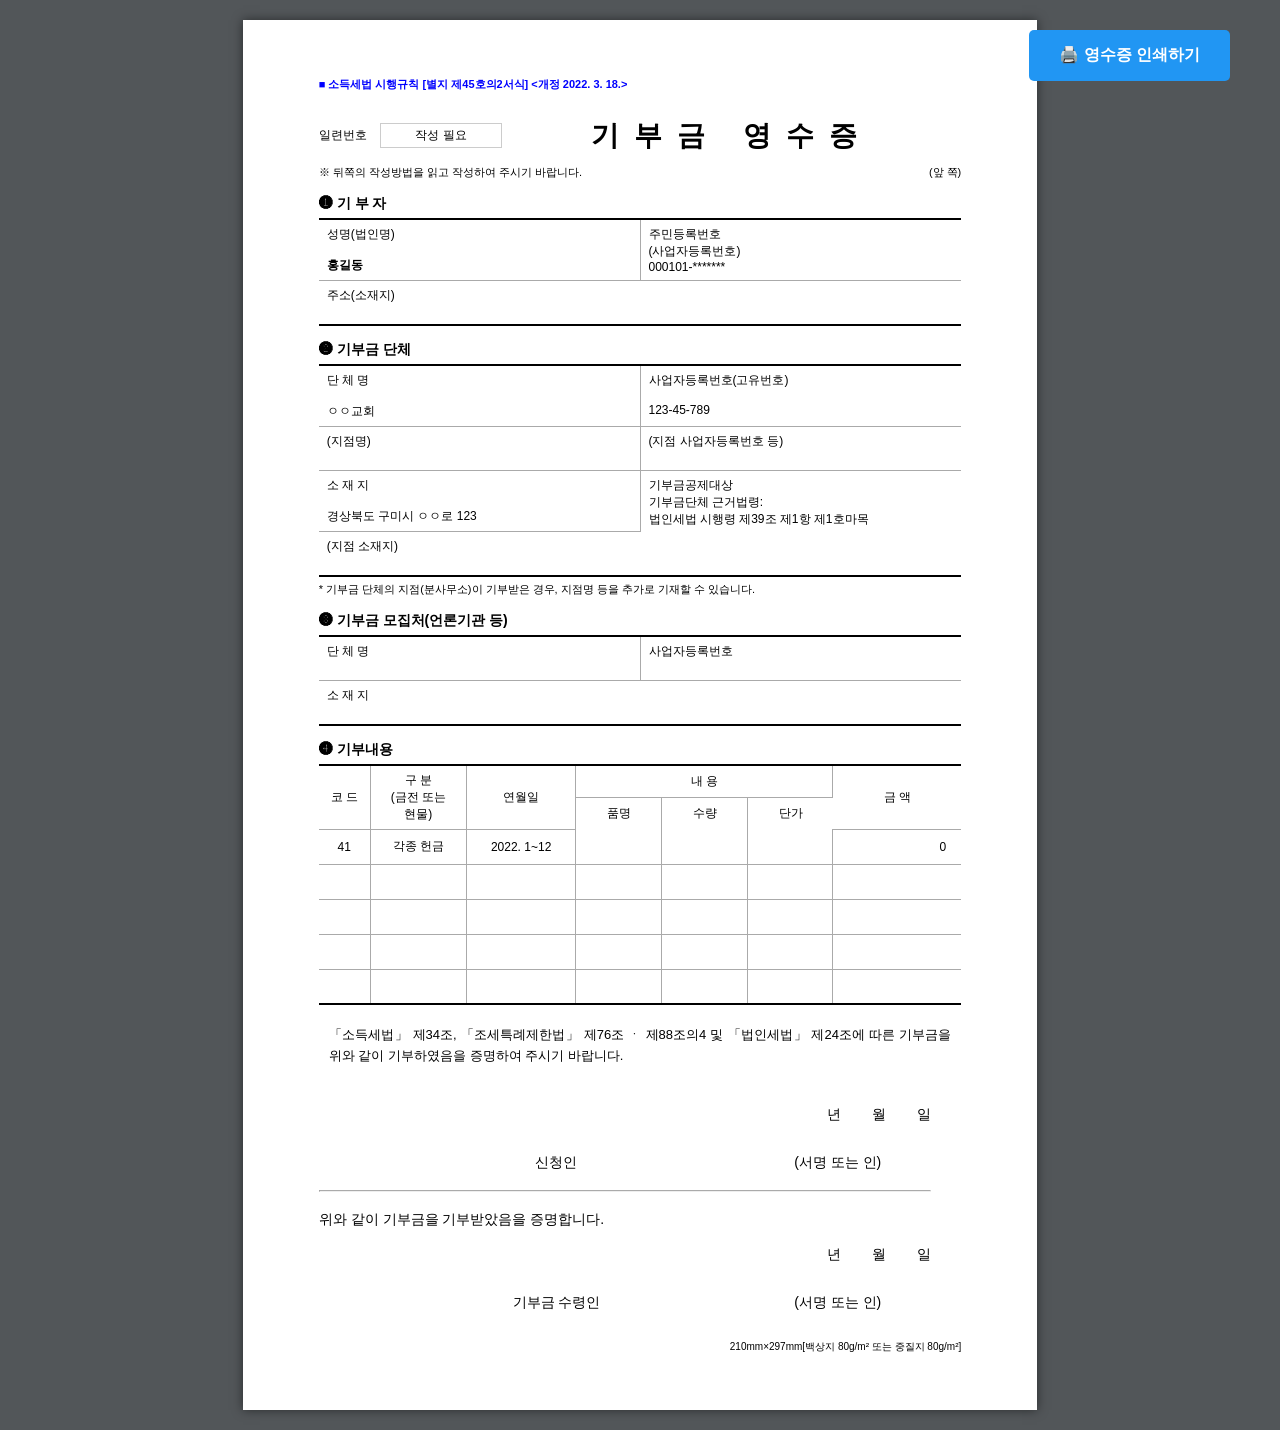
<file: src/main/resources/templates/receipt.html>
<!DOCTYPE html>
<html lang="ko" xmlns:th="http://www.thymeleaf.org">
<head>
    <meta charset="UTF-8">
    <title>기부금 영수증</title>
    <style>
        @page { size: A4; margin: 0; }
        body { font-family: 'Malgun Gothic', '맑은 고딕', sans-serif; background: #525659; margin: 0; padding: 20px; display: flex; justify-content: center; }

        .page { width: 210mm; min-height: 297mm; padding: 15mm 20mm; margin: 0 auto; background: white; box-shadow: 0 0 10px rgba(0,0,0,0.5); box-sizing: border-box; }

        .header-top { font-size: 11px; font-weight: bold; margin-bottom: 15px; display: flex; justify-content: space-between; align-items: flex-start; }
        .header-top .left-text { color: #0000ff; } /* 파란색 텍스트 반영 */

        .serial-box { display: inline-block; border: 1px solid #ccc; padding: 3px 10px; width: 100px; text-align: center; font-weight: normal; margin-left: 10px; }

        .main-title { text-align: center; font-size: 28px; font-weight: bold; letter-spacing: 15px; margin: 10px 0; }
        .sub-desc { font-size: 11px; display: flex; justify-content: space-between; margin-bottom: 5px; }

        .section-title { font-weight: bold; font-size: 14px; margin-top: 15px; margin-bottom: 5px; }

        /* 관공서 서식 특유의 표 스타일 (위아래 굵은 테두리, 내부 얇은 테두리) */
        .form-table { width: 100%; border-top: 2px solid #000; border-bottom: 2px solid #000; border-collapse: collapse; font-size: 12px; margin-bottom: 5px; }
        .form-table th, .form-table td { border-bottom: 1px solid #aaa; border-right: 1px solid #aaa; padding: 6px 8px; text-align: left; vertical-align: top; font-weight: normal; }
        .form-table tr:last-child th, .form-table tr:last-child td { border-bottom: none; }
        .form-table th:last-child, .form-table td:last-child { border-right: none; }

        /* 기부내용 테이블 전용 중앙정렬 */
        .donation-table th, .donation-table td { text-align: center; vertical-align: middle; }

        .footer-text { text-align: justify; font-size: 13px; margin: 20px 0; line-height: 1.6; padding: 0 10px; }
        .sign-box { text-align: right; font-size: 14px; margin-top: 30px; padding-right: 30px; line-height: 2.5; }

        /* 화면용 인쇄 버튼 플로팅 */
        .btn-print { position: fixed; top: 30px; right: 50px; padding: 15px 30px; background: #2196F3; color: white; border: none; border-radius: 5px; font-size: 16px; font-weight: bold; cursor: pointer; }
        .btn-print:hover { background: #0b7dda; }

        @media print {
            body { background: white; padding: 0; display: block; }
            .page { box-shadow: none; margin: 0; padding: 15mm; }
            .btn-print { display: none; }
        }
    </style>
</head>
<body>

<button class="btn-print" onclick="window.print()">🖨️ 영수증 인쇄하기</button>

<div class="page">
    <div class="header-top">
        <span class="left-text">■ 소득세법 시행규칙 [별지 제45호의2서식] &lt;개정 2022. 3. 18.&gt;</span>
    </div>

    <div style="display: flex; align-items: center;">
        <div style="font-size: 12px;">일련번호 <span class="serial-box"><span th:text="${church.serialNumber}">작성 필요</span></span></div>
        <div style="flex-grow: 1;">
            <div class="main-title">기부금 영수증</div>
        </div>
    </div>

    <div class="sub-desc">
        <span>※ 뒤쪽의 작성방법을 읽고 작성하여 주시기 바랍니다.</span>
        <span>(앞 쪽)</span>
    </div>

    <div class="section-title">❶ 기 부 자</div>
    <table class="form-table">
        <tr>
            <td style="width: 50%;">성명(법인명)<br><br><span style="font-weight: bold;" th:text="${data.name}">홍길동</span></td>
            <td style="width: 50%;">주민등록번호<br>(사업자등록번호)<br><span th:text="${data.birthDate} + '-'">000101-*******</span></td>
        </tr>
        <tr>
            <td colspan="2">주소(소재지)<br><br></td>
        </tr>
    </table>

    <div class="section-title">❷ 기부금 단체</div>
    <table class="form-table">
        <tr>
            <td style="width: 50%;">단 체 명<br><br><span th:text="${church.name}">ㅇㅇ교회</span></td>
            <td style="width: 50%;">사업자등록번호(고유번호)<br><br><span th:text="${church.businessNo}">123-45-789</span></td>
        </tr>
        <tr>
            <td>(지점명)<br><br></td>
            <td>(지점 사업자등록번호 등)<br><br></td>
        </tr>
        <tr>
            <td>소 재 지<br><br><span th:text="${church.address}">경상북도 구미시 ㅇㅇ로 123</span></td>
            <td rowspan="2">기부금공제대상<br>기부금단체 근거법령:<br>법인세법 시행령 제39조 제1항 제1호마목</td>
        </tr>
        <tr>
            <td>(지점 소재지)<br><br></td>
        </tr>
    </table>
    <div style="font-size: 11px; margin-bottom: 10px;">* 기부금 단체의 지점(분사무소)이 기부받은 경우, 지점명 등을 추가로 기재할 수 있습니다.</div>

    <div class="section-title">❸ 기부금 모집처(언론기관 등)</div>
    <table class="form-table">
        <tr>
            <td style="width: 50%;">단 체 명<br><br></td>
            <td style="width: 50%;">사업자등록번호<br><br></td>
        </tr>
        <tr>
            <td colspan="2">소 재 지<br><br></td>
        </tr>
    </table>

    <div class="section-title">❹ 기부내용</div>
    <table class="form-table donation-table">
        <thead>
        <tr>
            <th rowspan="2" style="width: 8%;">코 드</th>
            <th rowspan="2" style="width: 15%;">구 분<br>(금전 또는<br>현물)</th>
            <th rowspan="2" style="width: 17%;">연월일</th>
            <th colspan="3">내 용</th>
            <th rowspan="2" style="width: 20%;">금 액</th>
        </tr>
        <tr>
            <th style="border-top: 1px solid #aaa;">품명</th>
            <th style="border-top: 1px solid #aaa;">수량</th>
            <th style="border-top: 1px solid #aaa;">단가</th>
        </tr>
        </thead>
        <tbody>
        <tr style="height: 35px;">
            <td th:text="${data.itemCode}">41</td>
            <td>각종 헌금</td>
            <td th:text="${data.dateRange}">2022. 1~12</td>
            <td></td>
            <td></td>
            <td></td>
            <td style="text-align: right; padding-right: 15px;" th:text="${data?.totalAmount != null ? #numbers.formatInteger(data.totalAmount, 0, 'COMMA') : '0'}">0</td>
        </tr>
        <tr style="height: 35px;"><td></td><td></td><td></td><td></td><td></td><td></td><td></td></tr>
        <tr style="height: 35px;"><td></td><td></td><td></td><td></td><td></td><td></td><td></td></tr>
        <tr style="height: 35px;"><td></td><td></td><td></td><td></td><td></td><td></td><td></td></tr>
        <tr style="height: 35px;"><td></td><td></td><td></td><td></td><td></td><td></td><td></td></tr>
        </tbody>
    </table>

    <div class="footer-text">
        「소득세법」 제34조, 「조세특례제한법」 제76조 ㆍ 제88조의4 및 「법인세법」 제24조에 따른 기부금을 위와 같이 기부하였음을 증명하여 주시기 바랍니다.
    </div>

    <div class="sign-box">
        <div style="text-align: center; display: inline-block; width: 100%;">
            <span style="float: right;">년 &nbsp;&nbsp;&nbsp;&nbsp;&nbsp;&nbsp; 월 &nbsp;&nbsp;&nbsp;&nbsp;&nbsp;&nbsp; 일</span>
        </div>
        <div style="text-align: center; display: inline-block; width: 100%;">
            신청인 <span style="float: right; margin-right: 50px;">(서명 또는 인)</span>
        </div>
        <hr style="border-top: 1px solid #aaa; margin: 10px 0;">
        <div style="text-align: left;">위와 같이 기부금을 기부받았음을 증명합니다.</div>
        <div style="text-align: center; display: inline-block; width: 100%;">
            <span style="float: right;">년 &nbsp;&nbsp;&nbsp;&nbsp;&nbsp;&nbsp; 월 &nbsp;&nbsp;&nbsp;&nbsp;&nbsp;&nbsp; 일</span>
        </div>
        <div style="text-align: center; display: inline-block; width: 100%;">
            기부금 수령인 <span style="float: right; margin-right: 50px;">(서명 또는 인)</span>
        </div>
    </div>

    <div style="text-align: right; font-size: 10px; margin-top: 20px;">
        210mm×297mm[백상지 80g/m² 또는 중질지 80g/m²]
    </div>
</div>

</body>
</html>
</file>
